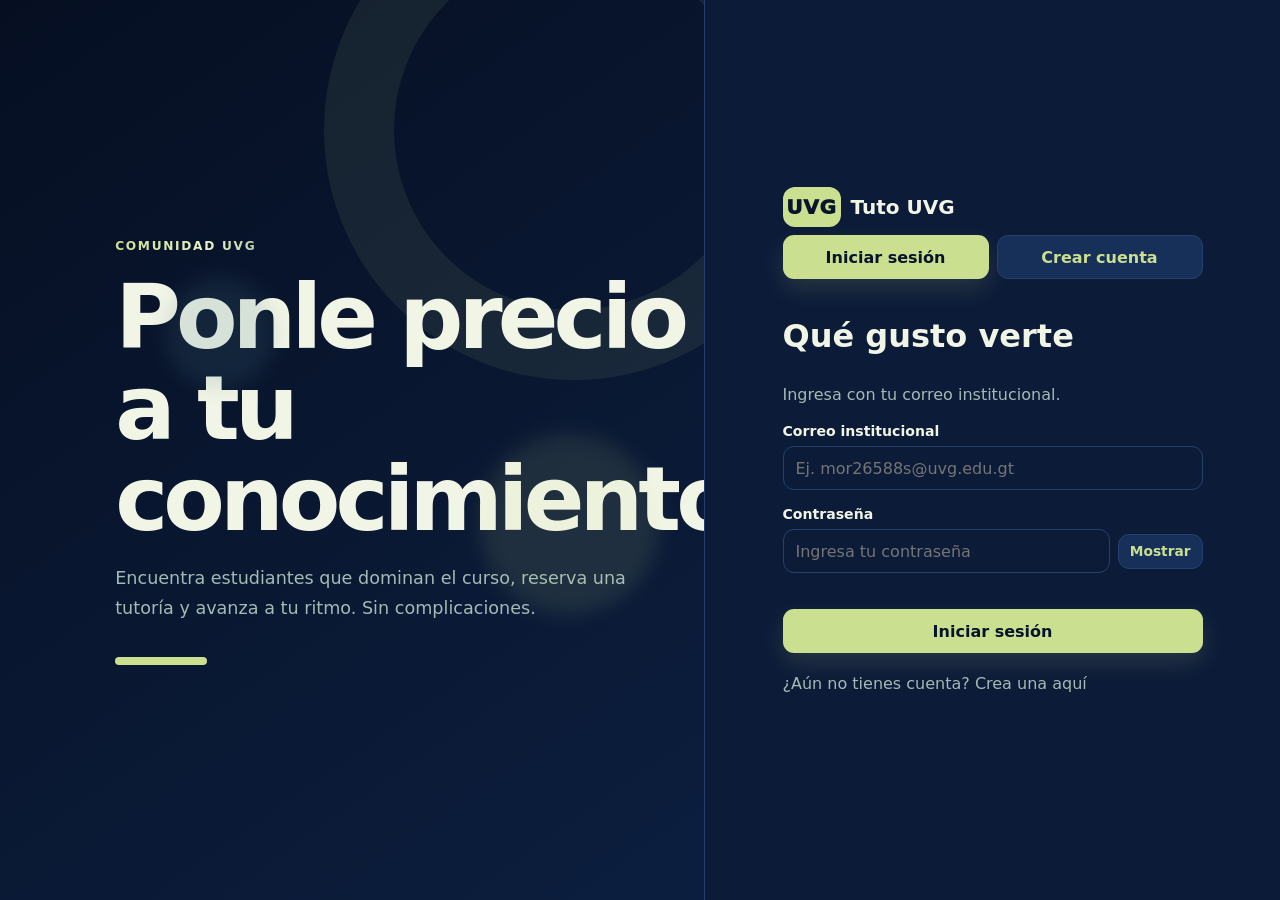
<file: index.html>
<!DOCTYPE html>
<html lang="es">
<head>
    <meta charset="UTF-8">
    <meta name="viewport" content="width=device-width, initial-scale=1.0">
    <title>Tuto UVG | Buscar tutores</title>
    <link rel="stylesheet" href="css/estilos.css">
</head>
<body>
    <header class="encabezado">
        <a class="marca" href="index.html">
            <span class="marca-icono">UVG</span>
            <span>Tuto UVG</span>
        </a>

        <nav class="navegacion">
            <a href="index.html">Explorar</a>
            <a href="historial.html">Mis tutorías</a>
            <a href="perfil_estudiante.html">Mi perfil</a>
        </nav>

        <div class="zona-usuario">
            <span id="usuario-chip" class="usuario-chip"></span>
            <button id="btn-cerrar-sesion" class="boton secundario pequeno" type="button">Cerrar sesión</button>
        </div>
    </header>

    <div class="contenedor">
        <section class="hero hero-compacto">
            <span class="eyebrow">Comunidad UVG</span>
            <h1>Encuentra a tu tutor ideal</h1>
            <p>
                Busca por curso, filtra por modalidad y precio, y reserva
                tu próxima tutoría en minutos.
            </p>
        </section>

        <section class="seccion-busqueda">
            <div class="barra-busqueda">
                <input id="busqueda" type="text" placeholder="Busca por nombre de tutor o curso..." autocomplete="off" spellcheck="false">
                <button id="btn-buscar" class="boton" type="button">Buscar</button>
            </div>

            <div class="contenido-busqueda">
                <aside class="filtros panel">
                    <div class="campo">
                        <label for="curso">Curso</label>
                        <select id="curso">
                            <option value="">Todos los cursos</option>
                            <option>Cálculo I</option>
                            <option>Física I</option>
                            <option>Programación</option>
                            <option>POO</option>
                            <option>Química</option>
                            <option>Precálculo</option>
                        </select>
                    </div>

                    <div class="campo">
                        <label for="modalidad">Modalidad</label>
                        <select id="modalidad">
                            <option value="">Todas</option>
                            <option value="VIRTUAL">Virtual</option>
                            <option value="PRESENCIAL">Presencial</option>
                        </select>
                    </div>

                    <div class="campo">
                         <span class="etiqueta-campo">Precio máximo: <span id="precio-valor">Q200</span></span>
                         <input id="precio" type="range" min="50" max="200" step="5" value="200">
                    </div>

                    <button id="btn-limpiar" class="boton secundario ancho" type="button">Limpiar filtros</button>
                </aside>

                <div>
                    <p id="contador" class="subtitulo"></p>
                    <div id="lista-tutores" class="resultados"></div>
                </div>
            </div>
        </section>
    </div>

    <footer class="pie">Tuto UVG · Proyecto académico</footer>
    <script src="js/api.js"></script>
    <script src="js/auth.js"></script>
    <script src="js/app.js"></script>
</body>
</html>
</file>
<file: css/estilos.css>
:root {
    --yale: #1B4079;
    --air-force: #4D7C8A;
    --cambridge: #7F9C96;
    --salvia: #8FAD88;
    --mindaro: #CBDF90;
    --negro: #08142b;
    --negro-suave: #0c1b38;
    --superficie: #102447;
    --superficie-clara: #163059;
    --verde: var(--mindaro);
    --verde-fuerte: var(--salvia);
    --verde-oscuro: var(--air-force);
    --verde-tenue: #1d3d5c;
    --texto: #f1f5e6;
    --texto-secundario: #a3bab5;
    --borde: #24426d;
    --peligro: #ff8a7a;
    --sombra: 0 18px 50px rgba(3, 9, 22, 0.45);
}

* {
    box-sizing: border-box;
}

html {
    scroll-behavior: smooth;
}

body {
    margin: 0;
    color: var(--texto);
    background: var(--negro);
    font-family: Inter, ui-sans-serif, system-ui, -apple-system, "Segoe UI", sans-serif;
}

button,
input,
select,
textarea {
    font: inherit;
}

a {
    color: inherit;
    text-decoration: none;
}

button,
.boton {
    border: 0;
    cursor: pointer;
}

h1,
h2,
h3,
p {
    margin-top: 0;
}

h1 {
    max-width: 760px;
    margin-bottom: 18px;
    font-size: clamp(2.3rem, 6vw, 4.8rem);
    line-height: 1.02;
    letter-spacing: -0.055em;
}

.encabezado {
    position: sticky;
    top: 0;
    z-index: 10;
    display: flex;
    min-height: 74px;
    align-items: center;
    justify-content: space-between;
    gap: 24px;
    padding: 12px max(5vw, 24px);
    border-bottom: 1px solid var(--borde);
    background: rgba(8, 20, 43, 0.88);
    backdrop-filter: blur(10px);
    backdrop-filter: blur(14px);
}

.marca {
    display: flex;
    align-items: center;
    gap: 10px;
    font-size: 1.25rem;
    font-weight: 900;
}

.marca-icono,
.confirmacion-marca {
    display: grid;
    place-items: center;
    color: var(--negro);
    background: var(--verde);
    font-weight: 950;
}

.marca-icono {
    width: 58px;
    height: 40px;
    border-radius: 12px;
    letter-spacing: 0.04em;
}

.navegacion {
    display: flex;
    align-items: center;
    gap: 8px;
}

.navegacion a {
    padding: 9px 13px;
    border-radius: 10px;
    color: var(--texto-secundario);
    font-weight: 700;
}

.navegacion a:hover,
.navegacion a.activo {
    color: var(--verde);
    background: var(--verde-tenue);
}

.usuario-chip {
    padding: 9px 13px;
    border: 1px solid var(--verde-oscuro);
    border-radius: 999px;
    color: var(--verde);
    background: var(--verde-tenue);
    font-weight: 800;
}

.contenedor {
    width: min(1160px, 90%);
    margin: 42px auto 72px;
}

.hero {
    position: relative;
    overflow: hidden;
    padding: clamp(34px, 6vw, 72px);
    border: 1px solid var(--borde);
    border-radius: 28px;
    background:
        radial-gradient(circle at 90% 15%, rgba(77, 124, 138, 0.45), transparent 32%),
        radial-gradient(circle at 10% 110%, rgba(143, 173, 136, 0.18), transparent 35%),
        linear-gradient(135deg, var(--superficie), #0b1a36);
    box-shadow: var(--sombra);
}

.hero::after {
    position: absolute;
    right: -55px;
    bottom: -90px;
    width: 240px;
    height: 240px;
    border: 42px solid rgba(203, 223, 144, 0.10);
    border-radius: 50%;
    content: "";
}

.hero-compacto h1 {
    font-size: clamp(2.5rem, 5vw, 4rem);
}

.hero p {
    max-width: 620px;
    color: var(--texto-secundario);
    font-size: 1.08rem;
    line-height: 1.7;
}

.eyebrow {
    color: var(--verde);
    font-size: 0.76rem;
    font-weight: 900;
    letter-spacing: 0.14em;
    text-transform: uppercase;
}

.subtitulo {
    color: var(--texto-secundario);
    line-height: 1.6;
}

.seccion-busqueda {
    margin-top: 30px;
}

.acciones {
    display: flex;
    flex-wrap: wrap;
    gap: 12px;
    margin-top: 24px;
}

.acciones-centradas {
    justify-content: center;
}

.boton {
    display: inline-flex;
    min-height: 44px;
    align-items: center;
    justify-content: center;
    padding: 11px 18px;
    border-radius: 11px;
    color: var(--negro);
    background: var(--verde);
    box-shadow: 0 10px 24px rgba(203, 223, 144, 0.14);
    font-weight: 850;
    transition: background 0.18s ease, transform 0.18s ease;
}

.boton:hover {
    background: #dcebac;
    transform: translateY(-2px);
}

.boton.secundario {
    border: 1px solid var(--borde);
    color: var(--verde);
    background: var(--superficie-clara);
    box-shadow: none;
}

.boton.peligro {
    border: 1px solid #6b3434;
    color: #ffab9e;
    background: #2e1a22;
    box-shadow: none;
}

.boton.pequeno {
    min-height: 35px;
    padding: 7px 11px;
    font-size: 0.86rem;
}

.ancho {
    width: 100%;
}

.margen-superior {
    margin-top: 18px;
}

.titulo-pagina {
    display: flex;
    align-items: end;
    justify-content: space-between;
    gap: 20px;
    margin-bottom: 24px;
}

.titulo-pagina h1 {
    margin: 0;
    font-size: clamp(2rem, 4vw, 3.2rem);
}

.panel,
.tarjeta {
    border: 1px solid var(--borde);
    border-radius: 20px;
    background: var(--superficie);
    box-shadow: var(--sombra);
}

.panel {
    padding: 24px;
}

.barra-busqueda {
    display: grid;
    grid-template-columns: 1fr auto;
    gap: 10px;
    padding: 10px;
    margin-bottom: 22px;
    border: 1px solid var(--borde);
    border-radius: 16px;
    background: var(--superficie);
    box-shadow: var(--sombra);
}

.barra-busqueda input {
    padding: 0 10px;
    border: 0;
    outline: 0;
    color: var(--texto);
    background: transparent;
}

.contenido-busqueda {
    display: grid;
    grid-template-columns: 240px 1fr;
    align-items: start;
    gap: 22px;
}

.filtros {
    position: sticky;
    top: 96px;
}

.campo {
    display: grid;
    gap: 7px;
    margin-bottom: 16px;
}

.campo label,
.etiqueta-campo {
    font-size: 0.88rem;
    font-weight: 800;
}

.campo input,
.campo select,
.campo textarea {
    width: 100%;
    min-height: 44px;
    padding: 10px 12px;
    border: 1px solid var(--borde);
    border-radius: 11px;
    outline: 0;
    color: var(--texto);
    background: var(--negro-suave);
}

.campo textarea {
    min-height: 120px;
    resize: vertical;
}

.campo input:focus,
.campo select:focus,
.campo textarea:focus {
    border-color: var(--verde);
    box-shadow: 0 0 0 3px rgba(203, 223, 144, 0.12);
}

.campo input[type="range"] {
    min-height: 6px;
    height: 6px;
    padding: 0;
    border: 0;
}

input[type="range"] {
    --progreso: 100%;
    width: 100%;
    height: 6px;
    padding: 0;
    border: 0;
    border-radius: 999px;
    outline: 0;
    appearance: none;
    -webkit-appearance: none;
    background: linear-gradient(to right, var(--verde) 0%, var(--verde) var(--progreso), var(--superficie-clara) var(--progreso), var(--superficie-clara) 100%);
    cursor: pointer;
}

input[type="range"]::-webkit-slider-runnable-track {
    height: 6px;
    border-radius: 999px;
    background: transparent;
}

input[type="range"]::-webkit-slider-thumb {
    width: 18px;
    height: 18px;
    margin-top: -6px;
    border: 3px solid var(--negro-suave);
    border-radius: 50%;
    appearance: none;
    -webkit-appearance: none;
    background: var(--verde);
    box-shadow: 0 0 0 2px var(--verde);
    transition: box-shadow 0.2s ease, transform 0.2s ease;
}

input[type="range"]::-moz-range-track {
    height: 6px;
    border-radius: 999px;
    background: var(--superficie-clara);
}

input[type="range"]::-moz-range-progress {
    height: 6px;
    border-radius: 999px;
    background: var(--verde);
}

input[type="range"]::-moz-range-thumb {
    width: 14px;
    height: 14px;
    border: 3px solid var(--negro-suave);
    border-radius: 50%;
    background: var(--verde);
    box-shadow: 0 0 0 2px var(--verde);
}

input[type="range"]:hover::-webkit-slider-thumb,
input[type="range"]:focus-visible::-webkit-slider-thumb {
    transform: scale(1.08);
    box-shadow: 0 0 0 3px var(--verde), 0 0 16px rgba(203, 223, 144, 0.55);
}

input[type="range"]:focus-visible {
    box-shadow: 0 0 12px rgba(203, 223, 144, 0.4);
}

.rango,
.calificacion {
    color: var(--verde);
    font-weight: 900;
}

.resultados {
    display: grid;
    gap: 15px;
}

.tarjeta-tutor {
    display: grid;
    grid-template-columns: auto 1fr auto;
    align-items: center;
    gap: 18px;
    padding: 20px;
    transition: border-color 0.18s ease, transform 0.18s ease;
}

.tarjeta-tutor:hover {
    border-color: var(--verde-oscuro);
    transform: translateY(-3px);
}

.avatar {
    display: grid;
    width: 72px;
    height: 72px;
    place-items: center;
    border: 1px solid var(--verde-oscuro);
    border-radius: 20px;
    color: var(--verde);
    background: linear-gradient(135deg, var(--verde-tenue), var(--superficie-clara));
    font-size: 1.4rem;
    font-weight: 950;
}

.avatar.alternativo {
    color: var(--texto);
    background: linear-gradient(135deg, #4D7C8A, #1B4079);
}

.avatar.grande {
    width: 132px;
    height: 132px;
    border-radius: 32px;
    font-size: 2.4rem;
}

.avatar-miniatura {
    width: 44px;
    height: 44px;
    flex: 0 0 44px;
    border-radius: 13px;
    font-size: 1rem;
}

.persona-tabla {
    display: flex;
    min-width: 160px;
    align-items: center;
    gap: 12px;
}

.persona-tabla strong {
    display: inline-block;
    color: var(--texto);
    line-height: 1.25;
}

.persona-tabla small {
    display: inline-block;
    margin-top: 4px;
}

.etiquetas {
    display: flex;
    flex-wrap: wrap;
    gap: 7px;
    margin: 10px 0;
}

.etiqueta {
    display: inline-flex;
    padding: 5px 9px;
    border: 1px solid var(--verde-oscuro);
    border-radius: 999px;
    color: var(--verde);
    background: var(--verde-tenue);
    font-size: 0.78rem;
    font-weight: 800;
}

.etiqueta.modalidad {
    border-color: var(--borde);
    color: var(--texto-secundario);
    background: var(--superficie-clara);
}

.precio {
    margin-bottom: 10px;
    font-size: 1.15rem;
    font-weight: 950;
    white-space: nowrap;
}

.vacio {
    padding: 45px 20px;
    border: 2px dashed var(--borde);
    border-radius: 18px;
    color: var(--texto-secundario);
    text-align: center;
}

.perfil-grid {
    display: grid;
    grid-template-columns: 270px 1fr 280px;
    align-items: start;
    gap: 22px;
}

.perfil-resumen {
    text-align: center;
}

.perfil-resumen .avatar {
    margin: 0 auto 18px;
}

.lista-limpia {
    padding: 0;
    margin: 18px 0;
    list-style: none;
    text-align: left;
}

.lista-limpia li {
    padding: 11px 0;
    border-bottom: 1px solid var(--borde);
}

.bloque-metodo {
    padding: 22px;
    margin-top: 28px;
    border-left: 4px solid var(--verde);
    border-radius: 0 14px 14px 0;
    background: var(--negro-suave);
}

.bloque-metodo h3 {
    margin: 8px 0;
}

.horarios {
    display: grid;
    grid-template-columns: repeat(3, 1fr);
    gap: 8px;
}

.hora {
    padding: 9px;
    border: 1px solid var(--borde);
    border-radius: 9px;
    color: var(--verde);
    background: var(--negro-suave);
    font-weight: 800;
}

.hora:hover,
.hora.seleccionada {
    border-color: var(--verde);
    color: var(--negro);
    background: var(--verde);
}

.formulario {
    display: grid;
    grid-template-columns: 1fr 1fr;
    gap: 22px;
}

.formulario .ancho-completo {
    grid-column: 1 / -1;
}

.resumen-reserva {
    padding: 18px;
    border: 1px solid var(--verde-oscuro);
    border-radius: 14px;
    background: linear-gradient(135deg, var(--verde-tenue), var(--negro-suave));
}

.resumen-reserva h3 {
    margin: 8px 0;
}

.separador {
    margin: 0 8px;
    color: var(--verde);
}

.metricas {
    display: grid;
    grid-template-columns: repeat(3, 1fr);
    gap: 16px;
    margin-bottom: 24px;
}

.metrica {
    padding: 22px;
}

.metrica strong {
    display: block;
    margin-top: 7px;
    font-size: 2rem;
}

.tabla-wrap {
    overflow-x: auto;
}

table {
    width: 100%;
    border-collapse: collapse;
}

th,
td {
    padding: 14px 12px;
    border-bottom: 1px solid var(--borde);
    text-align: left;
}

th {
    color: var(--texto-secundario);
    font-size: 0.78rem;
    letter-spacing: 0.06em;
    text-transform: uppercase;
}

.estado {
    display: inline-flex;
    padding: 6px 10px;
    border-radius: 999px;
    font-size: 0.78rem;
    font-weight: 850;
}

.estado.pendiente {
    color: #e4eec4;
    background: #3a4a2a;
}

.estado.confirmada {
    color: var(--verde);
    background: var(--verde-tenue);
}

.estado.rechazada {
    color: #ffb3a7;
    background: #3a1d26;
}

.estado.cancelada {
    color: #ffb3a7;
    background: #3a1d26;
}

.sin-scroll {
    overflow: hidden;
}

.modal-cancelacion {
    position: fixed;
    inset: 0;
    z-index: 100;
    display: grid;
    place-items: center;
    padding: 24px;
    background: rgba(4, 10, 24, 0.78);
    backdrop-filter: blur(8px);
}

.modal-cancelacion[hidden] {
    display: none;
}

.modal-contenido {
    position: relative;
    width: min(540px, 100%);
    max-height: 90vh;
    overflow-y: auto;
}

.modal-exito {
    overflow: hidden;
    text-align: center;
}

.modal-exito-contenido {
    position: relative;
    z-index: 1;
}

.figura-modal-uno {
    top: -45px;
    left: -35px;
    width: 150px;
    height: 150px;
    background: rgba(203, 223, 144, 0.2);
    animation: flotar-figura 7s ease-in-out infinite;
}

.figura-modal-dos {
    right: -45px;
    bottom: -55px;
    width: 190px;
    height: 190px;
    background: rgba(77, 124, 138, 0.28);
    animation: flotar-figura 9s ease-in-out -3s infinite reverse;
}

.modal-cerrar {
    position: absolute;
    top: 16px;
    right: 16px;
    width: 36px;
    height: 36px;
    border: 1px solid var(--borde);
    border-radius: 50%;
    color: var(--texto-secundario);
    background: var(--superficie-clara);
    font-weight: 900;
}

.modal-cerrar:hover {
    color: var(--verde);
    border-color: var(--verde-oscuro);
}

.resumen-cancelacion {
    display: grid;
    gap: 5px;
    padding: 14px;
    margin: 18px 0;
    border-left: 4px solid var(--verde);
    border-radius: 0 10px 10px 0;
    color: var(--texto-secundario);
    background: var(--negro-suave);
}

.resumen-cancelacion strong {
    color: var(--texto);
}

.login {
    display: grid;
    min-height: 100vh;
    grid-template-columns: 1.1fr 0.9fr;
}

.login-arte {
    position: relative;
    overflow: hidden;
    display: flex;
    align-items: center;
    padding: 9vw;
    background:
        radial-gradient(circle at 15% 85%, rgba(203, 223, 144, 0.24), transparent 28%),
        linear-gradient(145deg, #060f22, #0e2347 65%, #1B4079);
}

.login-arte::after {
    position: absolute;
    right: -120px;
    top: -120px;
    width: 360px;
    height: 360px;
    border: 70px solid rgba(203, 223, 144, 0.08);
    border-radius: 50%;
    content: "";
}

.login-contenido {
    position: relative;
    z-index: 1;
}

.login-arte h1 {
    margin-top: 18px;
    font-size: clamp(3rem, 7vw, 6.3rem);
}

.login-arte p {
    max-width: 560px;
    color: var(--texto-secundario);
    font-size: 1.1rem;
    line-height: 1.7;
}

.detalle-decorativo {
    width: 92px;
    height: 8px;
    margin-top: 34px;
    border-radius: 999px;
    background: var(--verde);
}

.login-form {
    display: grid;
    place-items: center;
    padding: 32px;
    border-left: 1px solid var(--borde);
    background: var(--negro-suave);
}

.login-form > div {
    width: min(420px, 100%);
}

.login-form form {
    width: 100%;
}

.login-form h2 {
    margin-top: 38px;
    font-size: 2rem;
}

.selector-rol {
    display: grid;
    grid-template-columns: 1fr 1fr;
    gap: 8px;
    margin: 8px 0 20px;
}

.selector-rol label {
    padding: 13px;
    border: 1px solid var(--borde);
    border-radius: 11px;
    text-align: center;
    cursor: pointer;
}

.selector-rol label:has(input:checked) {
    border-color: var(--verde);
    color: var(--verde);
    background: var(--verde-tenue);
    font-weight: 800;
}

.selector-rol input {
    margin-right: 5px;
    accent-color: var(--verde);
}

.confirmacion-pagina {
    position: relative;
    overflow: hidden;
    display: grid;
    min-height: 100vh;
    place-items: center;
    padding: 28px;
    background:
        radial-gradient(circle at center, rgba(203, 223, 144, 0.12), transparent 35%),
        var(--negro);
}

.confirmacion-tarjeta {
    position: relative;
    z-index: 1;
    max-width: 650px;
    padding: clamp(34px, 7vw, 72px);
    text-align: center;
}

.confirmacion-figura-uno {
    top: 12%;
    left: 14%;
    width: 220px;
    height: 220px;
    background: rgba(203, 223, 144, 0.18);
    animation: flotar-figura 8s ease-in-out infinite;
}

.confirmacion-figura-dos {
    right: 10%;
    bottom: 10%;
    width: 280px;
    height: 280px;
    background: rgba(77, 124, 138, 0.22);
    animation: flotar-figura 10s ease-in-out -4s infinite reverse;
}

#confirmacion-nombre-tutor {
    color: var(--verde);
}

.confirmacion-tarjeta h1 {
    font-size: clamp(2.3rem, 6vw, 4rem);
}

.confirmacion-marca {
    width: 76px;
    height: 76px;
    margin: 0 auto 28px;
    border-radius: 22px;
    font-size: 2rem;
}

.pie {
    padding: 28px;
    border-top: 1px solid var(--borde);
    color: var(--texto-secundario);
    text-align: center;
}

[hidden] {
    display: none !important;
}

.contenedor-contrasena {
    display: grid;
    grid-template-columns: 1fr auto;
    align-items: center;
    gap: 8px;
}

.contenedor-contrasena input {
    min-width: 0;
}

.requisitos-contrasena {
    display: grid;
    gap: 6px;
    padding: 12px 14px;
    margin: 2px 0 0;
    border: 1px solid var(--borde);
    border-radius: 10px;
    color: var(--texto-secundario);
    background: var(--negro);
    font-size: 0.82rem;
    list-style: none;
}

.requisitos-contrasena li::before {
    display: inline-block;
    width: 28px;
    color: var(--peligro);
    content: "X";
    font-weight: 900;
}

.requisitos-contrasena li.cumplido {
    color: var(--verde);
}

.requisitos-contrasena li.cumplido::before {
    color: var(--verde);
    content: "OK";
}

.estado-confirmacion {
    min-height: 18px;
    font-size: 0.82rem;
}

.estado-confirmacion.coincide,
.mensaje-exito {
    color: var(--verde);
}

.estado-confirmacion.no-coincide,
.mensaje-error {
    color: var(--peligro);
}

.mensaje-error,
.mensaje-exito {
    font-size: 0.9rem;
    font-weight: 700;
}

@media (max-width: 900px) {
    .perfil-grid {
        grid-template-columns: 1fr 1fr;
    }

    .perfil-grid > :nth-child(2) {
        grid-column: span 2;
        grid-row: 2;
    }

    .login {
        grid-template-columns: 1fr;
    }

    .login-arte {
        min-height: 42vh;
        padding: 10vw;
    }
}

@media (max-width: 700px) {
    .encabezado {
        position: static;
        align-items: flex-start;
        flex-direction: column;
        gap: 10px;
    }

    .navegacion {
        width: 100%;
        overflow-x: auto;
        padding-bottom: 4px;
    }

    .usuario-chip {
        display: none;
    }

    .contenido-busqueda,
    .perfil-grid,
    .formulario {
        grid-template-columns: 1fr;
    }

    .filtros {
        position: static;
    }

    .perfil-grid > :nth-child(2),
    .formulario .ancho-completo {
        grid-column: auto;
        grid-row: auto;
    }

    .tarjeta-tutor {
        grid-template-columns: auto 1fr;
    }

    .tarjeta-tutor > :last-child {
        display: flex;
        grid-column: 1 / -1;
        align-items: center;
        justify-content: space-between;
    }

    .metricas {
        grid-template-columns: 1fr;
    }

    .titulo-pagina {
        align-items: flex-start;
        flex-direction: column;
    }

    .contenedor-contrasena {
        grid-template-columns: 1fr;
    }
}


.pagina-error {
    min-height: 100vh;
    overflow: hidden;
    background:
        radial-gradient(
            circle at 50% 42%,
            rgba(57, 232, 124, 0.14),
            transparent 34%
        ),
        var(--negro);
}

.error-401 {
    display: grid;
    min-height: 100vh;
    place-items: center;
    padding: 40px 20px;
}

.error-contenido {
    width: min(720px, 100%);
    text-align: center;
}

.error-contenido h1 {
    max-width: 700px;
    margin: 18px auto 12px;
    font-size: clamp(2rem, 5vw, 3.8rem);
}

.error-descripcion {
    margin-bottom: 26px;
    color: var(--texto-secundario);
    font-size: 1.05rem;
}

.cerebro-error {
    position: relative;
    isolation: isolate;
    width: min(430px, 86vw);
    margin: 16px auto 8px;
}

.cerebro-error svg {
    position: relative;
    z-index: 2;
    display: block;
    width: 100%;
    filter: drop-shadow(0 20px 36px rgba(57, 232, 124, 0.18));
    animation: cerebro-flotante 3.4s ease-in-out infinite;
}

.cerebro-sombra {
    fill: #102d1d;
}

.cerebro-linea,
.cerebro-pliegue {
    fill: none;
    stroke: var(--verde);
    stroke-linecap: round;
    stroke-linejoin: round;
}

.cerebro-linea {
    stroke-width: 8;
}

.cerebro-pliegue {
    opacity: 0.62;
    stroke-width: 5;
}

.cerebro-detalle {
    fill: none;
    opacity: 0.72;
    stroke: var(--verde-fuerte);
    stroke-linecap: round;
    stroke-width: 4;
}

.placa-error {
    fill: var(--negro);
    stroke: var(--verde);
    stroke-width: 5;
}

.numero-error {
    fill: var(--texto);
    font-family: Inter, ui-sans-serif, system-ui, sans-serif;
    font-size: 70px;
    font-weight: 950;
    letter-spacing: -6px;
    paint-order: stroke;
    stroke: var(--negro-suave);
    stroke-width: 8px;
}

.interrogacion {
    position: absolute;
    z-index: 1;
    bottom: 67%;
    left: 50%;
    color: var(--verde);
    font-size: clamp(1.4rem, 4vw, 2.4rem);
    font-weight: 950;
    opacity: 0;
    filter: blur(0);
    text-shadow: 0 0 14px rgba(57, 232, 124, 0.65);
    animation: humo-interrogacion 4.8s ease-out infinite;
}

.interrogacion-1 {
    --inicio-x: -100px;
    --curva-x: -145px;
    --final-x: -115px;
    animation-delay: -0.8s;
}

.interrogacion-2 {
    --inicio-x: -58px;
    --curva-x: -18px;
    --final-x: -48px;
    animation-delay: -2.4s;
}

.interrogacion-3 {
    --inicio-x: -8px;
    --curva-x: -48px;
    --final-x: 5px;
    animation-delay: -4s;
}

.interrogacion-4 {
    --inicio-x: 42px;
    --curva-x: 88px;
    --final-x: 55px;
    animation-delay: -1.6s;
}

.interrogacion-5 {
    --inicio-x: 92px;
    --curva-x: 135px;
    --final-x: 112px;
    animation-delay: -3.2s;
}

.interrogacion-6 {
    --inicio-x: 18px;
    --curva-x: 55px;
    --final-x: 28px;
    animation-delay: -4.8s;
}

@keyframes cerebro-flotante {
    0%,
    100% {
        transform: translateY(0);
    }

    50% {
        transform: translateY(-10px);
    }
}

@keyframes humo-interrogacion {
    0% {
        opacity: 0;
        filter: blur(1px);
        transform: translate(
            calc(-50% + var(--inicio-x)),
            20px
        ) scale(0.35) rotate(-12deg);
    }

    15% {
        opacity: 0.95;
    }

    52% {
        opacity: 0.75;
        filter: blur(1.5px);
        transform: translate(
            calc(-50% + var(--curva-x)),
            -90px
        ) scale(0.9) rotate(8deg);
    }

    100% {
        opacity: 0;
        filter: blur(5px);
        transform: translate(
            calc(-50% + var(--final-x)),
            -205px
        ) scale(1.45) rotate(-5deg);
    }
}


.estado.completada {
    color: #cfe6ec;
    background: #2a5866;
}

.zona-usuario {
    display: flex;
    align-items: center;
    gap: 10px;
}

.grid-gestion {
    display: grid;
    grid-template-columns: repeat(2, minmax(0, 1fr));
    gap: 20px;
    align-items: start;
    margin-top: 20px;
}

.grid-gestion h2 {
    margin-top: 0;
}

.campos-en-linea {
    display: flex;
    gap: 12px;
    align-items: flex-end;
    flex-wrap: wrap;
}

.campos-en-linea .campo {
    flex: 1 1 160px;
}

.boton-alineado {
    margin-bottom: 16px;
}

.etiqueta-removible,
.hora-removible {
    display: inline-flex;
    align-items: center;
    gap: 6px;
}

.etiqueta-removible button,
.hora-removible button {
    border: 0;
    padding: 0 2px;
    color: inherit;
    background: transparent;
    font-weight: 900;
    cursor: pointer;
    opacity: 0.7;
}

.etiqueta-removible button:hover,
.hora-removible button:hover {
    color: var(--peligro);
    opacity: 1;
}

.dia-horarios {
    margin-bottom: 14px;
}

.dia-horarios strong {
    display: block;
    margin-bottom: 8px;
    text-transform: capitalize;
}

.foto-perfil-editor {
    display: flex;
    align-items: center;
    gap: 16px;
    margin: 16px 0 22px;
}

.foto-perfil-editor > div:last-child {
    display: grid;
    justify-items: start;
    gap: 8px;
}

.foto-perfil-input {
    display: none;
}

.avatar-foto {
    flex: 0 0 auto;
}

.avatar img {
    width: 100%;
    height: 100%;
    border-radius: inherit;
    object-fit: cover;
    object-position: center;
}

.tarjeta-tutor .avatar img {
    display: block;
}

@media (max-width: 520px) {
    .foto-perfil-editor {
        align-items: flex-start;
        flex-direction: column;
    }
}

.encabezado-perfil {
    display: flex;
    align-items: center;
    gap: 14px;
    margin-bottom: 16px;
}

.encabezado-perfil h2 {
    margin: 0 0 4px;
}

td small {
    color: var(--texto-secundario);
}

@media (max-width: 900px) {
    .grid-gestion {
        grid-template-columns: 1fr;
    }
}

.bloque-metodo .eyebrow {
    display: block;
    margin-bottom: 10px;
}

/* calendario */
.panel-ancho {
    grid-column: 1 / -1;
}

.agenda {
    display: grid;
    grid-template-columns: minmax(280px, 1fr) minmax(280px, 1fr);
    gap: 24px;
    margin-top: 16px;
}

.calendario,
.selector-horas {
    padding: 18px;
    border: 1px solid var(--borde);
    border-radius: 16px;
    background: var(--negro-suave);
}

.calendario-encabezado {
    display: flex;
    align-items: center;
    justify-content: space-between;
    margin-bottom: 14px;
}

.calendario-encabezado strong {
    font-size: 1.05rem;
}

#lista-horarios .horarios {
    display: flex;
    flex-wrap: wrap;
    gap: 8px;
}

#lista-horarios .hora-removible {
    width: auto;
}

.calendario-encabezado button:disabled {
    opacity: 0.35;
    cursor: not-allowed;
}

.calendario-semana,
.calendario-grid {
    display: grid;
    grid-template-columns: repeat(7, 1fr);
    gap: 6px;
}

.calendario-semana span {
    text-align: center;
    color: var(--texto-secundario);
    font-size: 0.75rem;
    font-weight: 700;
    text-transform: uppercase;
    padding-bottom: 4px;
}

.dia {
    display: flex;
    flex-direction: column;
    align-items: center;
    justify-content: center;
    gap: 3px;
    aspect-ratio: 1;
    border: 1px solid transparent;
    border-radius: 10px;
    color: var(--texto);
    background: var(--superficie);
    font: inherit;
    font-weight: 600;
    cursor: pointer;
    transition: background 0.15s, border-color 0.15s;
}

.dia:hover:not(:disabled) {
    border-color: var(--verde-oscuro);
    background: var(--superficie-clara);
}

.dia.hoy {
    border-color: var(--verde-oscuro);
}

.dia.seleccionado {
    color: var(--negro);
    background: var(--verde);
    border-color: var(--verde);
}

.dia.seleccionado .punto.disponible {
    background: var(--negro);
}

.dia.pasado {
    opacity: 0.3;
    cursor: not-allowed;
}

.vacio-dia {
    background: transparent;
    cursor: default;
}

.puntos {
    display: flex;
    gap: 3px;
    min-height: 6px;
}

.punto {
    display: inline-block;
    width: 6px;
    height: 6px;
    border-radius: 50%;
}

.punto.disponible {
    background: var(--verde);
}

.punto.reservado {
    background: #9fd0de;
}

.calendario-leyenda {
    display: flex;
    gap: 16px;
    margin-top: 14px;
    color: var(--texto-secundario);
    font-size: 0.8rem;
}

.calendario-leyenda span {
    display: inline-flex;
    align-items: center;
    gap: 6px;
}

.selector-horas > strong {
    display: block;
    margin-bottom: 14px;
}

.horas-grid {
    display: grid;
    grid-template-columns: repeat(auto-fill, minmax(86px, 1fr));
    gap: 8px;
}

.slot {
    display: flex;
    flex-direction: column;
    align-items: center;
    gap: 2px;
    padding: 10px 6px;
    border: 1px solid var(--borde);
    border-radius: 12px;
    color: var(--texto);
    background: var(--superficie);
    font: inherit;
    font-weight: 700;
    cursor: pointer;
    transition: background 0.15s, border-color 0.15s, transform 0.1s;
}

.slot small {
    color: var(--texto-secundario);
    font-size: 0.7rem;
    font-weight: 500;
}

.slot:hover:not(:disabled) {
    border-color: var(--verde);
    transform: translateY(-1px);
}

.slot.activo {
    color: var(--negro);
    background: var(--verde);
    border-color: var(--verde);
}

.slot.activo small {
    color: var(--verde-oscuro);
}

.slot.reservado {
    color: #9fd0de;
    background: #1e3f52;
    border-color: #4D7C8A;
    cursor: not-allowed;
}

.slot.reservado small {
    color: #9fd0de;
}

.slot:disabled:not(.reservado) {
    opacity: 0.35;
    cursor: not-allowed;
}

@media (max-width: 900px) {
    .agenda {
        grid-template-columns: 1fr;
    }
}

.contacto {
    display: grid;
    gap: 6px;
    margin-top: 10px;
    padding: 10px 12px;
    border: 1px solid var(--air-force);
    border-radius: 12px;
    background: rgba(77, 124, 138, 0.16);
}

.contacto-titulo {
    color: var(--cambridge);
    font-size: 0.72rem;
    font-weight: 800;
    letter-spacing: 0.06em;
    text-transform: uppercase;
}

.contacto-telefono {
    color: var(--mindaro);
    font-weight: 800;
}

.contacto-acciones {
    display: flex;
    flex-wrap: wrap;
    gap: 8px;
}

.ayuda-campo {
    display: block;
    margin-top: 6px;
    color: var(--texto-secundario);
    font-size: 0.8rem;
}
/* animacion */
@keyframes aparecer-arriba {
    from { opacity: 0; transform: translateY(18px); }
    to   { opacity: 1; transform: translateY(0); }
}

@keyframes aparecer {
    from { opacity: 0; }
    to   { opacity: 1; }
}

@keyframes escalar-entrada {
    from { opacity: 0; transform: translateY(14px) scale(0.96); }
    to   { opacity: 1; transform: translateY(0) scale(1); }
}

@keyframes pop {
    0%   { transform: scale(0.85); }
    60%  { transform: scale(1.06); }
    100% { transform: scale(1); }
}

@keyframes flotar {
    0%, 100% { transform: translateY(0) rotate(0deg); }
    50%      { transform: translateY(-14px) rotate(4deg); }
}

@keyframes brillo {
    0%   { background-position: 0% 50%; }
    100% { background-position: 200% 50%; }
}

@keyframes pulso {
    0%, 100% { box-shadow: 0 0 0 0 rgba(203, 223, 144, 0.45); }
    50%      { box-shadow: 0 0 0 6px rgba(203, 223, 144, 0); }
}

@keyframes flotar-figura {
    0%, 100% {
        transform: translate3d(0, 0, 0) scale(1);
    }

    50% {
        transform: translate3d(28px, -22px, 0) scale(1.1);
    }
}

.encabezado {
    animation: aparecer 0.5s ease backwards;
}

.marca-icono {
    transition: transform 0.35s cubic-bezier(.34, 1.56, .64, 1);
}

.marca:hover .marca-icono {
    transform: rotate(-8deg) scale(1.08);
}

.navegacion a {
    transition: color 0.2s ease, background 0.2s ease;
}

.titulo-pagina,
.hero {
    animation: aparecer-arriba 0.6s cubic-bezier(.22, 1, .36, 1) backwards;
}

.panel,
.metrica,
.tarjeta {
    animation: aparecer-arriba 0.55s cubic-bezier(.22, 1, .36, 1) backwards;
}

.metricas > :nth-child(2),
.grid-gestion > :nth-child(2) { animation-delay: 0.08s; }
.metricas > :nth-child(3),
.grid-gestion > :nth-child(3) { animation-delay: 0.16s; }
.grid-gestion > :nth-child(4) { animation-delay: 0.24s; }
.grid-gestion > :nth-child(5) { animation-delay: 0.32s; }

#lista-tutores > :nth-child(1) { animation-delay: 0.05s; }
#lista-tutores > :nth-child(2) { animation-delay: 0.10s; }
#lista-tutores > :nth-child(3) { animation-delay: 0.15s; }
#lista-tutores > :nth-child(4) { animation-delay: 0.20s; }
#lista-tutores > :nth-child(5) { animation-delay: 0.25s; }
#lista-tutores > :nth-child(n+6) { animation-delay: 0.30s; }

.tarjeta,
.tarjeta-tutor {
    transition: transform 0.25s ease, border-color 0.25s ease, box-shadow 0.25s ease;
}

.tarjeta:hover,
.tarjeta-tutor:hover {
    border-color: var(--air-force);
    box-shadow: 0 20px 45px rgba(3, 9, 22, 0.55);
    transform: translateY(-3px);
}

tbody tr {
    animation: aparecer-arriba 0.45s ease backwards;
    transition: background 0.2s ease;
}

tbody tr:hover {
    background: rgba(77, 124, 138, 0.12);
}

tbody tr:nth-child(2) { animation-delay: 0.05s; }
tbody tr:nth-child(3) { animation-delay: 0.10s; }
tbody tr:nth-child(4) { animation-delay: 0.15s; }
tbody tr:nth-child(5) { animation-delay: 0.20s; }
tbody tr:nth-child(n+6) { animation-delay: 0.25s; }

.estado {
    animation: pop 0.4s ease backwards;
}

.estado.pendiente {
    animation: pop 0.4s ease backwards, pulso 2.4s ease-in-out 0.5s infinite;
}

/* Botones */
.boton {
    transition: background 0.2s ease, transform 0.2s ease, box-shadow 0.2s ease;
}

.boton:hover {
    box-shadow: 0 12px 28px rgba(203, 223, 144, 0.25);
}

.boton:active {
    transform: translateY(0) scale(0.97);
}

.boton:disabled {
    opacity: 0.6;
    transform: none;
}

.campo input,
.campo select,
.campo textarea {
    transition: border-color 0.2s ease, box-shadow 0.2s ease, background 0.2s ease;
}

.modal-cancelacion:not([hidden]) {
    animation: aparecer 0.25s ease backwards;
}

.modal-cancelacion:not([hidden]) .modal-contenido {
    animation: escalar-entrada 0.35s cubic-bezier(.34, 1.56, .64, 1) backwards;
}

.mensaje-exito,
.mensaje-error {
    animation: aparecer-arriba 0.35s ease backwards;
}

.etiqueta,
.hora {
    animation: pop 0.35s ease backwards;
    transition: transform 0.2s ease, background 0.2s ease;
}

.calendario-grid.entrando .dia,
.horas-grid.entrando .slot {
    animation: escalar-entrada 0.35s ease backwards;
}

.calendario-grid.entrando .dia:nth-child(7n+2),
.horas-grid.entrando .slot:nth-child(5n+2) { animation-delay: 0.03s; }
.calendario-grid.entrando .dia:nth-child(7n+3),
.horas-grid.entrando .slot:nth-child(5n+3) { animation-delay: 0.06s; }
.calendario-grid.entrando .dia:nth-child(7n+4),
.horas-grid.entrando .slot:nth-child(5n+4) { animation-delay: 0.09s; }
.calendario-grid.entrando .dia:nth-child(7n+5),
.horas-grid.entrando .slot:nth-child(5n+5) { animation-delay: 0.12s; }
.calendario-grid.entrando .dia:nth-child(7n+6) { animation-delay: 0.15s; }
.calendario-grid.entrando .dia:nth-child(7n) { animation-delay: 0.18s; }

.dia,
.slot {
    transition: background 0.2s ease, border-color 0.2s ease, color 0.2s ease, transform 0.15s ease;
}

.dia:active:not(:disabled),
.slot:active:not(:disabled) {
    transform: scale(0.93);
}

.slot.activo.recien {
    animation: pop 0.35s ease backwards;
}

.login-arte {
    background-size: 200% 200%;
}

.login-arte::after,
.hero::after {
    animation: flotar 7s ease-in-out infinite;
}

.figura-desenfocada {
    position: absolute;
    border-radius: 50%;
    pointer-events: none;
    filter: blur(10px);
    opacity: 0.55;
}

.figura-desenfocada-uno {
    right: 12%;
    bottom: 12%;
    width: 180px;
    height: 180px;
    background: rgba(203, 223, 144, 0.2);
    animation: flotar-figura 7s ease-in-out infinite;
}

.figura-desenfocada-dos {
    left: 8%;
    top: 10%;
    width: 110px;
    height: 110px;
    background: rgba(77, 124, 138, 0.3);
    animation: flotar-figura 9s ease-in-out -3s infinite reverse;
}

.login-contenido {
    animation: aparecer-arriba 0.7s cubic-bezier(.22, 1, .36, 1) backwards;
}

.login-form > * {
    animation: escalar-entrada 0.6s cubic-bezier(.22, 1, .36, 1) 0.1s backwards;
}

.eyebrow {
    background: linear-gradient(90deg, var(--mindaro), #e9f2c9, var(--salvia), var(--mindaro));
    background-size: 200% auto;
    -webkit-background-clip: text;
    background-clip: text;
    -webkit-text-fill-color: transparent;
    animation: brillo 6s linear infinite;
}

@media (prefers-reduced-motion: reduce) {
    *,
    *::before,
    *::after {
        animation-duration: 0.01ms !important;
        animation-iteration-count: 1 !important;
        animation-delay: 0ms !important;
        transition-duration: 0.01ms !important;
        scroll-behavior: auto !important;
    }
}

.dia.seleccionado,
.dia.seleccionado:hover:not(:disabled) {
    color: var(--negro);
    background: var(--mindaro);
    border-color: var(--mindaro);
}
</file>
